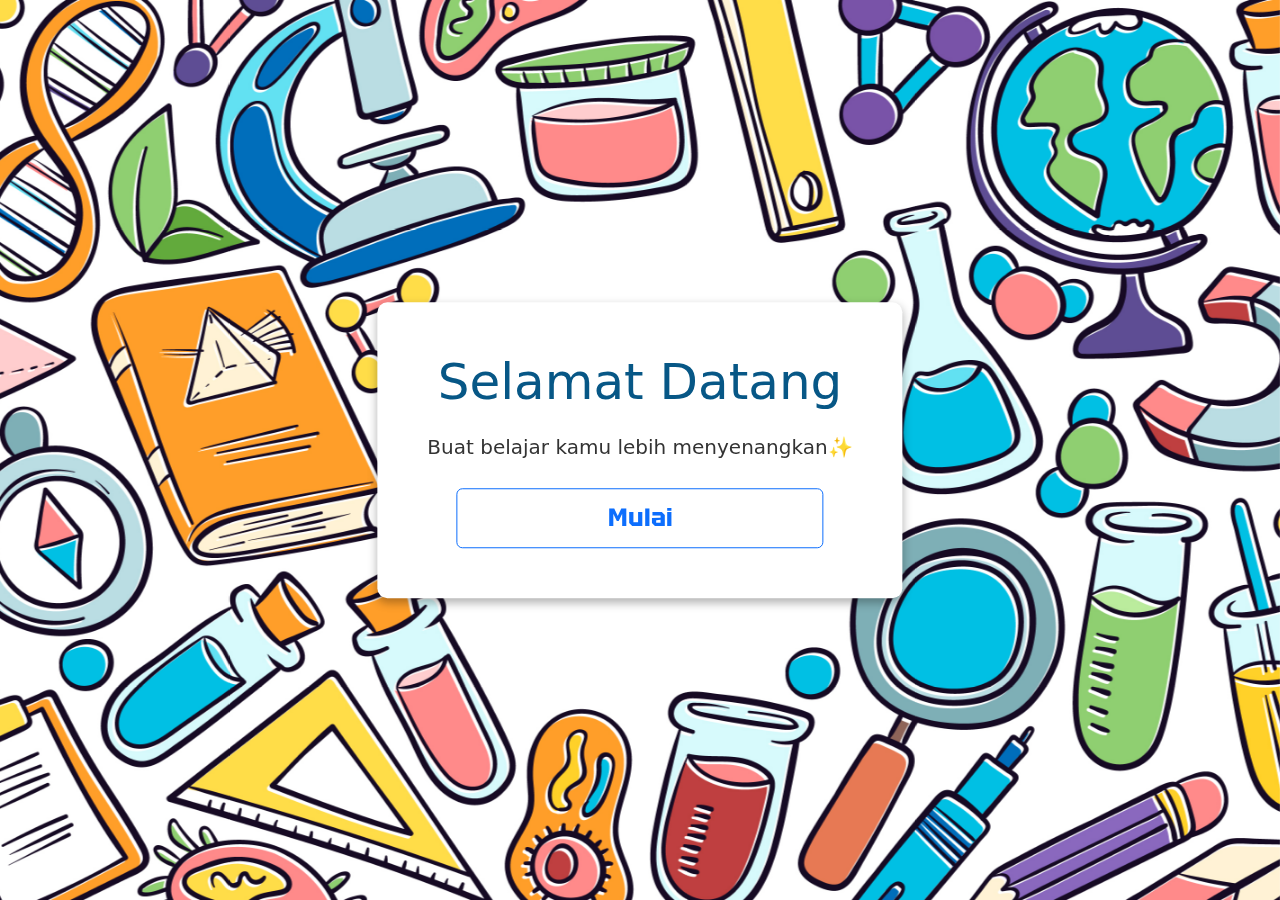
<file: index.html>
<!DOCTYPE html>
<html lang="id">
<head>
    <meta charset="UTF-8">
    <meta name="viewport" content="width=device-width, initial-scale=1.0">
    <title>Selamat Datang</title>
    <link rel="stylesheet" href="welcome.css">
    <link rel="stylesheet" href="https://cdn.jsdelivr.net/npm/bootstrap@5.3.0/dist/css/bootstrap.min.css">
</head>
<body>

    <div id="carouselBackground" class="carousel slide" data-bs-ride="carousel">
        <div class="carousel-inner">
            <div class="carousel-item active" data-bs-interval="5000">
                <img src="./asset/bg_crsl1.jpg" class="d-block w-100" alt="Background 1">
            </div>
            <div class="carousel-item" data-bs-interval="5000">
                <img src="./asset/bg_crsl2.jpg" class="d-block w-100" alt="Background 2">
            </div>
            <div class="carousel-item" data-bs-interval="5000">
                <img src="./asset/bg_crsl3.jpg" class="d-block w-100" alt="Background 3">
            </div>
        </div>
    </div>

    <div class="welcome-box">
        <h1>Selamat Datang</h1>
        <p>Buat belajar kamu lebih menyenangkan✨</p>
        <a href="landing.html" class="btn btn-outline-primary">Mulai</a>
    </div>

    <script src="https://cdn.jsdelivr.net/npm/bootstrap@5.3.0/dist/js/bootstrap.bundle.min.js"></script>
    <script>src="script.js"</script>
</body>
</html>
</file>
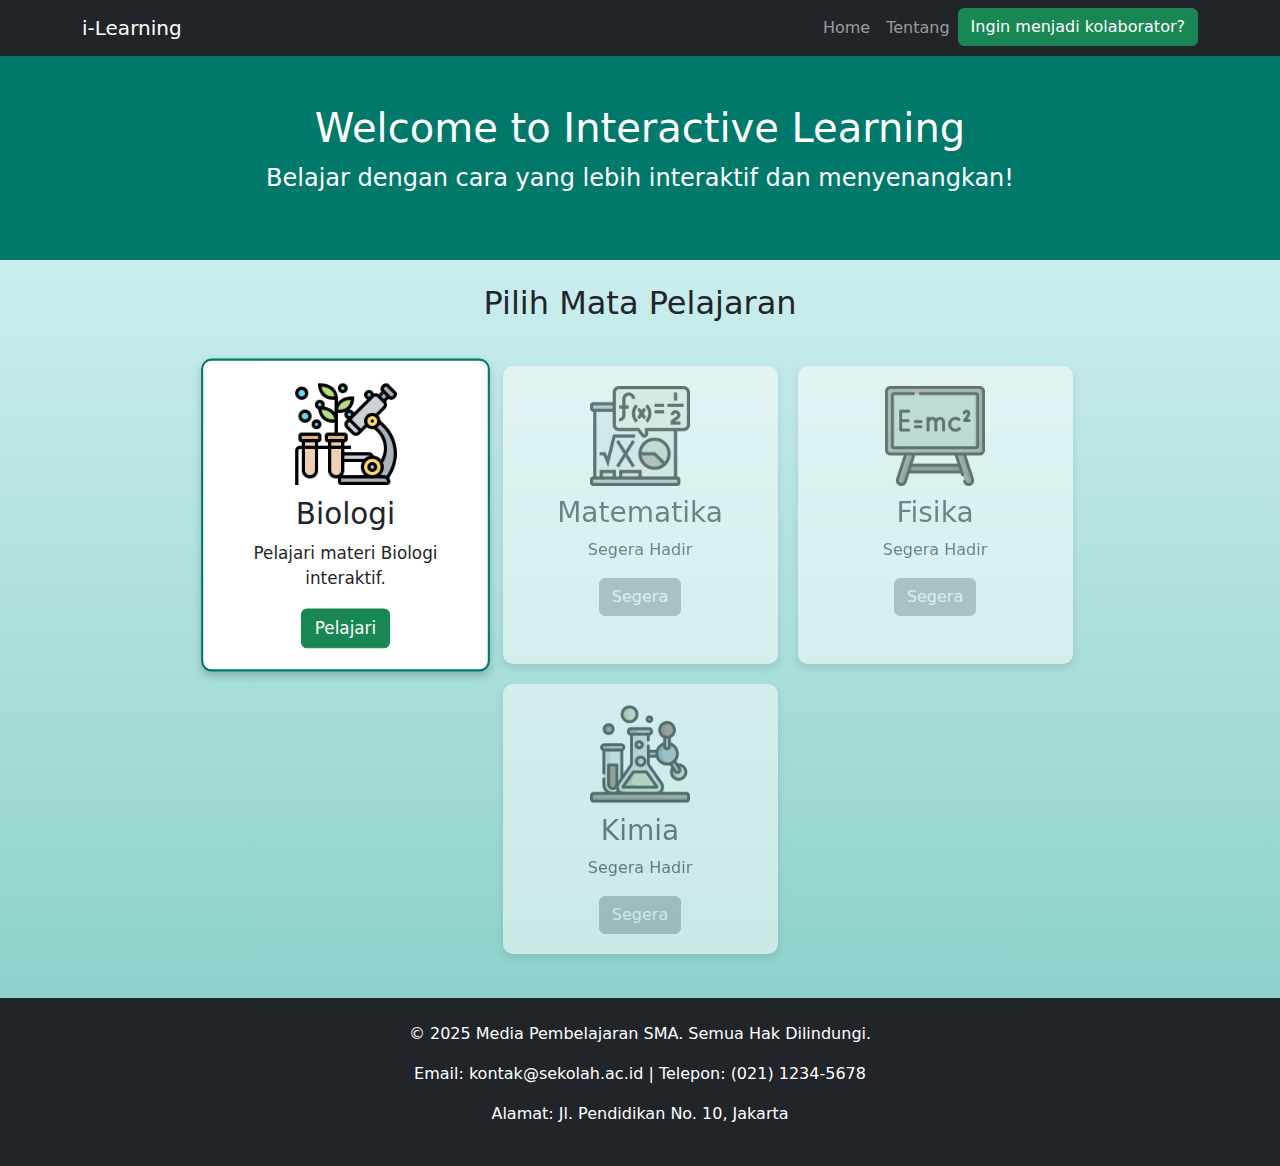
<file: landing.html>
<!DOCTYPE html>
<html lang="id">
<head>
    <meta charset="UTF-8">
    <meta name="viewport" content="width=device-width, initial-scale=1.0">
    <title>Landing Page - Media Pembelajaran</title>
    <link rel="stylesheet" href="landing.css">
    <link rel="stylesheet" href="https://cdn.jsdelivr.net/npm/bootstrap@5.3.0/dist/css/bootstrap.min.css">
    <link rel="stylesheet" href="https://cdn.jsdelivr.net/npm/bootstrap-icons/font/bootstrap-icons.css">
</head>
<body>
    <nav class="navbar navbar-expand-lg navbar-dark bg-dark">
        <div class="container">
            <a class="navbar-brand" href="welcome.html">i-Learning</a>
            <button class="navbar-toggler" type="button" data-bs-toggle="collapse" data-bs-target="#navbarNav">
                <span class="navbar-toggler-icon"></span>
            </button>
            <div class="collapse navbar-collapse" id="navbarNav">
                <ul class="navbar-nav ms-auto">
                    <li class="nav-item"><a class="nav-link" href="index.html">Home</a></li>
                    <li class="nav-item"><a class="nav-link" href="#about">Tentang</a></li>
                    <li class="nav-item">
                        <button class="btn btn-success" id="btnKolaborator">Ingin menjadi kolaborator?</button>
                    </li>
                </ul>
            </div>
        </div>
    </nav>
    
    <header class="text-center py-5">
        <h1>Welcome to Interactive Learning</h1>
        <p>Belajar dengan cara yang lebih interaktif dan menyenangkan!</p>
    </header>
    
    <main class="container text-center">
        <h2 class="my-4">Pilih Mata Pelajaran</h2>
        <section class="row my-4">
            <div class="col-md-3 active-subject">
                <img src="./asset/biology.png" alt="Biologi" class="img-fluid">
                <h3>Biologi</h3>
                <p>Pelajari materi Biologi interaktif.</p>
                <a href="materi.html" class="btn btn-success">Pelajari</a>
            </div>
            <div class="col-md-3 inactive-subject">
                <img src="./asset/mathematics.png" alt="Matematika" class="img-fluid">
                <h3>Matematika</h3>
                <p>Segera Hadir</p>
                <button class="btn btn-secondary" disabled>Segera</button>
            </div>
            <div class="col-md-3 inactive-subject">
                <img src="./asset/relativity.png" alt="Fisika" class="img-fluid">
                <h3>Fisika</h3>
                <p>Segera Hadir</p>
                <button class="btn btn-secondary" disabled>Segera</button>
            </div>
            <div class="col-md-3 inactive-subject">
                <img src="./asset/chemistry.png" alt="Kimia" class="img-fluid">
                <h3>Kimia</h3>
                <p>Segera Hadir</p>
                <button class="btn btn-secondary" disabled>Segera</button>
            </div>
        </section>
    </main>

    <footer class="text-center py-4 bg-dark text-white">
        <p>&copy; 2025 Media Pembelajaran SMA. Semua Hak Dilindungi.</p>
        <p>Email: kontak@sekolah.ac.id | Telepon: (021) 1234-5678</p>
        <p>Alamat: Jl. Pendidikan No. 10, Jakarta</p>
    </footer>

    <!-- Pop-up Form Kolaborator -->
    <div class="modal" id="kolaboratorModal">
        <div class="modal-dialog">
            <div class="modal-content">
                <div class="modal-header">
                    <h5 class="modal-title">Daftar sebagai Kolaborator</h5>
                    <button type="button" class="btn-close" data-bs-dismiss="modal"></button>
                </div>
                <div class="modal-body">
                    <p>Daftar menggunakan akun Google atau email Anda.</p>
                    <button class="btn btn-danger w-100">Daftar dengan Google</button>
                    <hr>
                    <form>
                        <div class="mb-3">
                            <label for="email" class="form-label">Email</label>
                            <input type="email" class="form-control" id="email" required>
                        </div>
                        <div class="mb-3">
                            <label for="password" class="form-label">Password</label>
                            <input type="password" class="form-control" id="password" required>
                        </div>
                        <button type="submit" class="btn btn-primary w-100">Daftar</button>
                    </form>
                </div>
            </div>
        </div>
    </div>
    
    <script src="https://cdn.jsdelivr.net/npm/bootstrap@5.3.0/dist/js/bootstrap.bundle.min.js"></script>
    <script>
        document.getElementById("btnKolaborator").addEventListener("click", function() {
            new bootstrap.Modal(document.getElementById("kolaboratorModal")).show();
        });
    </script>
</body>
</html>
</file>
<file: welcome.css>
@import url('https://fonts.googleapis.com/css2?family=Tektur:wght@400..900&display=swap');

body, html {
    height: 100%;
    margin: 0;
    font-family: Arial, sans-serif;
}

.carousel {
    position: fixed;
    width: 100%;
    height: 100%;
    z-index: -1;
}

.carousel img {
    object-fit: cover;
    width: 100%;
    height: 100vh;
    transition: opacity 5s ease-in-out;
}

.welcome-box {
    position: absolute;
    top: 50%;
    left: 50%;
    transform: translate(-50%, -50%);
    background: rgb(255, 255, 255);
    padding: 50px;
    border-radius: 10px;
    text-align: center;
    box-shadow: 0px 4px 10px rgba(0, 0, 0, 0.3);
}

.welcome-box h1 {
    margin-bottom: 20px;
    font-size: 50px;
    color: #075786;
}

.welcome-box p {
    font-size: 20px;
    color: #333;
}

.welcome-box .btn {
    margin-top: 10px;
    font-size: 25px;
    font-weight: 700;
    font-family: "Tektur", sans-serif;
    padding: 10px 150px;
}
</file>
<file: landing.css>
body {
    font-family: Arial, sans-serif;
    background: linear-gradient(to bottom, #e0f7fa, #80cbc4);
    margin: 0;
    padding: 0;
    text-align: center;
}

header {
    background: #00796b;
    color: white;
    padding: 20px;
    font-size: 24px;
}

section {
    display: flex;
    justify-content: center;
    flex-wrap: wrap;
    gap: 20px;
    padding: 20px;
}

.col-md-3 {
    background: white;
    padding: 20px;
    border-radius: 10px;
    box-shadow: 0 4px 8px rgba(0, 0, 0, 0.2);
    transition: transform 0.3s ease-in-out;
}

.active-subject {
    transform: scale(1.05);
    border: 2px solid #00796b;
}

.inactive-subject {
    opacity: 0.5;
    filter: grayscale(80%);
}

img {
    width: 100px;
    margin-bottom: 10px;
}

h3 {
    color: #00796b;
}

.btn-success {
    background-color: #00796b;
    border: none;
}

.btn-success:hover {
    background-color: #005a4e;
}

.btn-secondary {
    cursor: not-allowed;
}

footer {
    background: #004d40;
    color: white;
    padding: 15px;
    margin-top: 20px;
}

@media (max-width: 720px) {
    section {
        flex-direction: column;
        align-items: center;
    }
    .col-md-3 {
        width: 90%;
    }
}
</file>
